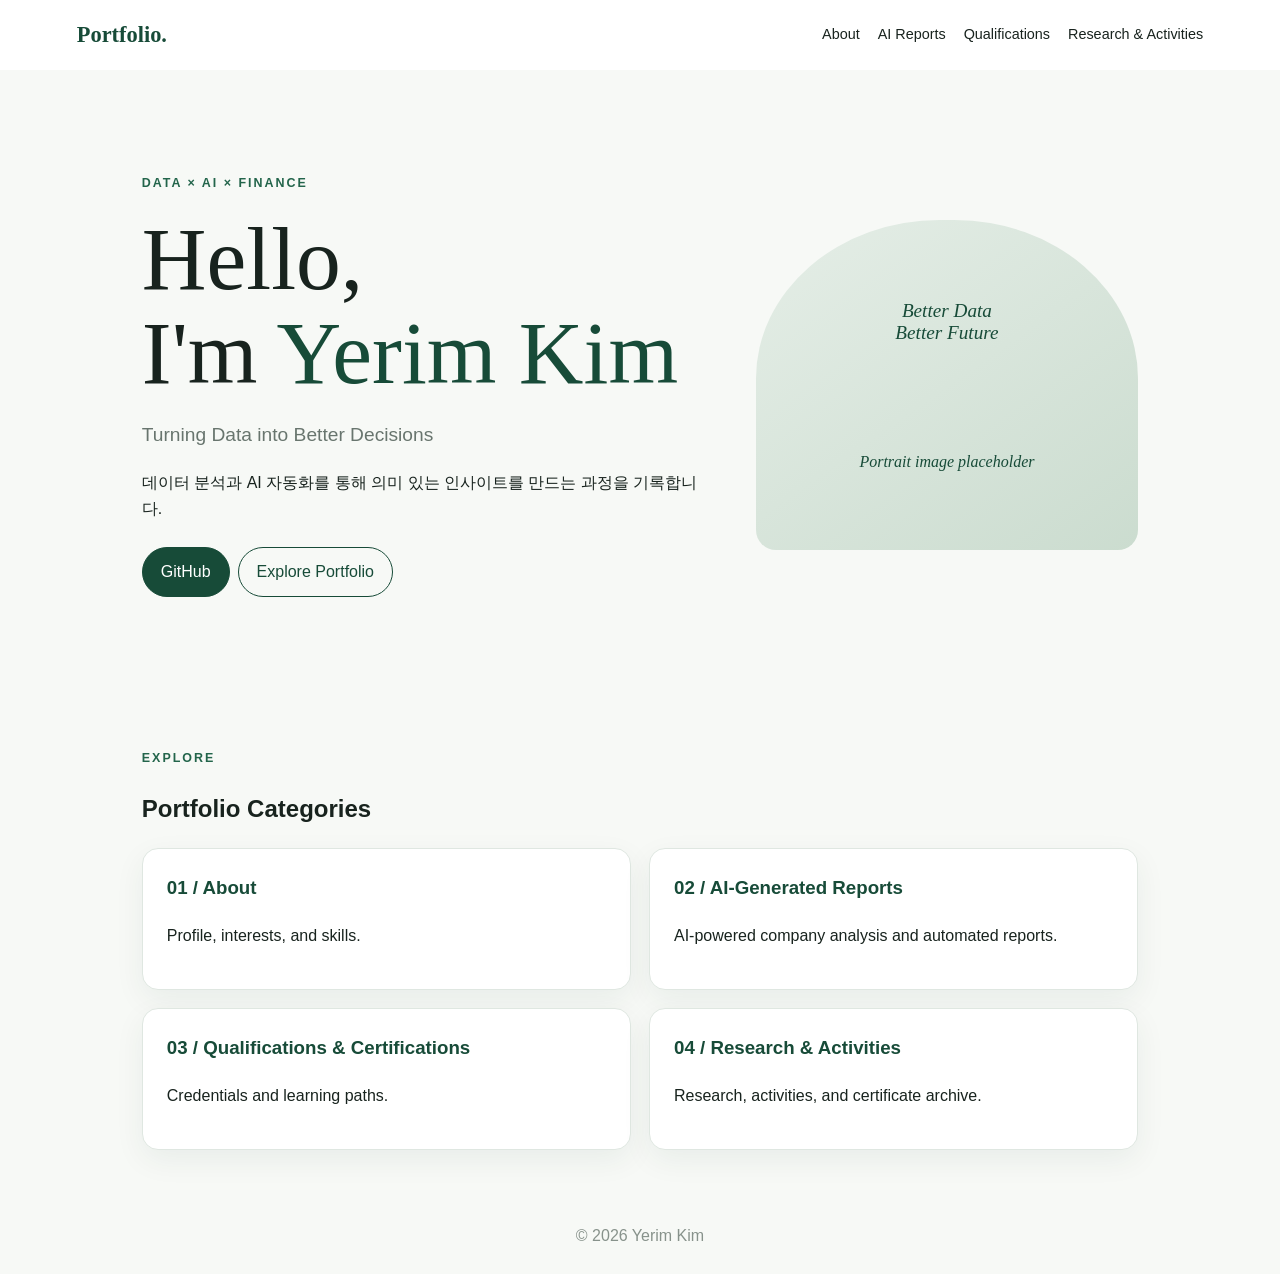
<file: index.html>
<!doctype html><html lang="ko"><head><meta charset="utf-8"><meta name="viewport" content="width=device-width,initial-scale=1"><title>Yerim Kim | Portfolio</title><link rel="stylesheet" href="styles.css"></head><body><header><a class="brand" href="index.html">Portfolio.</a><nav><a href="about/">About</a><a href="ai-reports/">AI Reports</a><a href="qualifications/">Qualifications</a><a href="research-activities/">Research & Activities</a></nav></header><main><section class="hero"><div><div class="eyebrow">DATA × AI × FINANCE</div><h1>Hello,<br>I'm <span>Yerim Kim</span></h1><p class="lead">Turning Data into Better Decisions</p><p>데이터 분석과 AI 자동화를 통해 의미 있는 인사이트를 만드는 과정을 기록합니다.</p><a class="btn primary" href="https://github.com/HSC-Class01">GitHub</a><a class="btn" href="about/">Explore Portfolio</a></div><div class="portrait">Better Data<br>Better Future<br><small>Portrait image placeholder</small></div></section><section class="section"><div class="eyebrow">EXPLORE</div><h2>Portfolio Categories</h2><div class="tiles"><a class="tile" href="about/"><h3>01 / About</h3><p>Profile, interests, and skills.</p></a><a class="tile" href="ai-reports/"><h3>02 / AI-Generated Reports</h3><p>AI-powered company analysis and automated reports.</p></a><a class="tile" href="qualifications/"><h3>03 / Qualifications & Certifications</h3><p>Credentials and learning paths.</p></a><a class="tile" href="research-activities/"><h3>04 / Research & Activities</h3><p>Research, activities, and certificate archive.</p></a></div></section></main><footer class="footer">© 2026 Yerim Kim</footer></body></html>
</file>
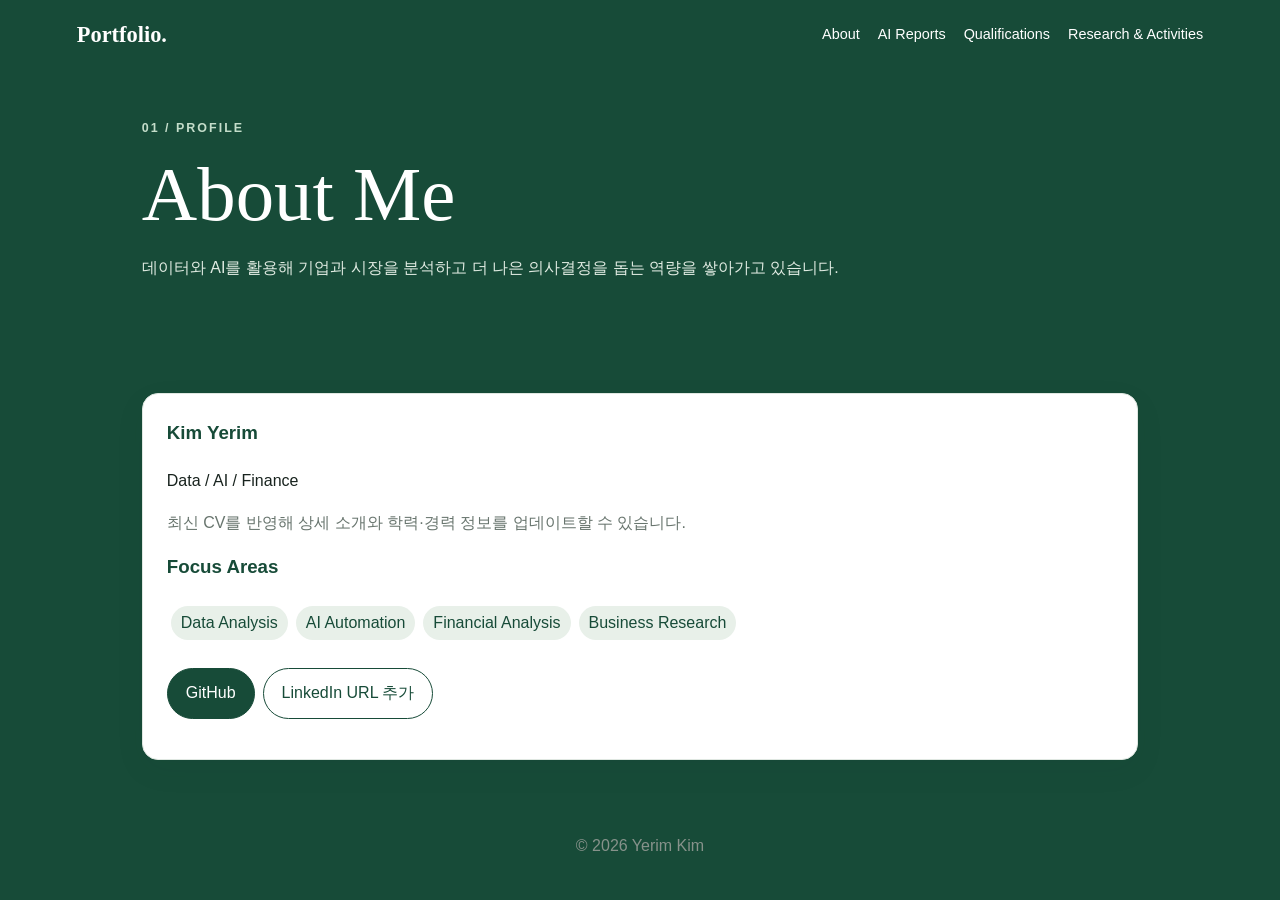
<file: about/index.html>
<!doctype html><html lang="ko"><head><meta charset="utf-8"><meta name="viewport" content="width=device-width,initial-scale=1"><title>About Me | Yerim Kim</title><link rel="stylesheet" href="../styles.css"></head><body class="sub"><header><a class="brand" href="../">Portfolio.</a><nav><a href="../about/">About</a><a href="../ai-reports/">AI Reports</a><a href="../qualifications/">Qualifications</a><a href="../research-activities/">Research & Activities</a></nav></header><section class="pagehero"><div class="eyebrow">01 / PROFILE</div><h1>About Me</h1><p>데이터와 AI를 활용해 기업과 시장을 분석하고 더 나은 의사결정을 돕는 역량을 쌓아가고 있습니다.</p></section><main class="content"><div class="panel"><h3>Kim Yerim</h3><p>Data / AI / Finance</p><p class="muted">최신 CV를 반영해 상세 소개와 학력·경력 정보를 업데이트할 수 있습니다.</p><h3>Focus Areas</h3><span class="tag">Data Analysis</span><span class="tag">AI Automation</span><span class="tag">Financial Analysis</span><span class="tag">Business Research</span><p><a class="btn primary" href="https://github.com/HSC-Class01">GitHub</a><a class="btn" href="#">LinkedIn URL 추가</a></p></div></main><footer class="footer">© 2026 Yerim Kim</footer></body></html>
</file>
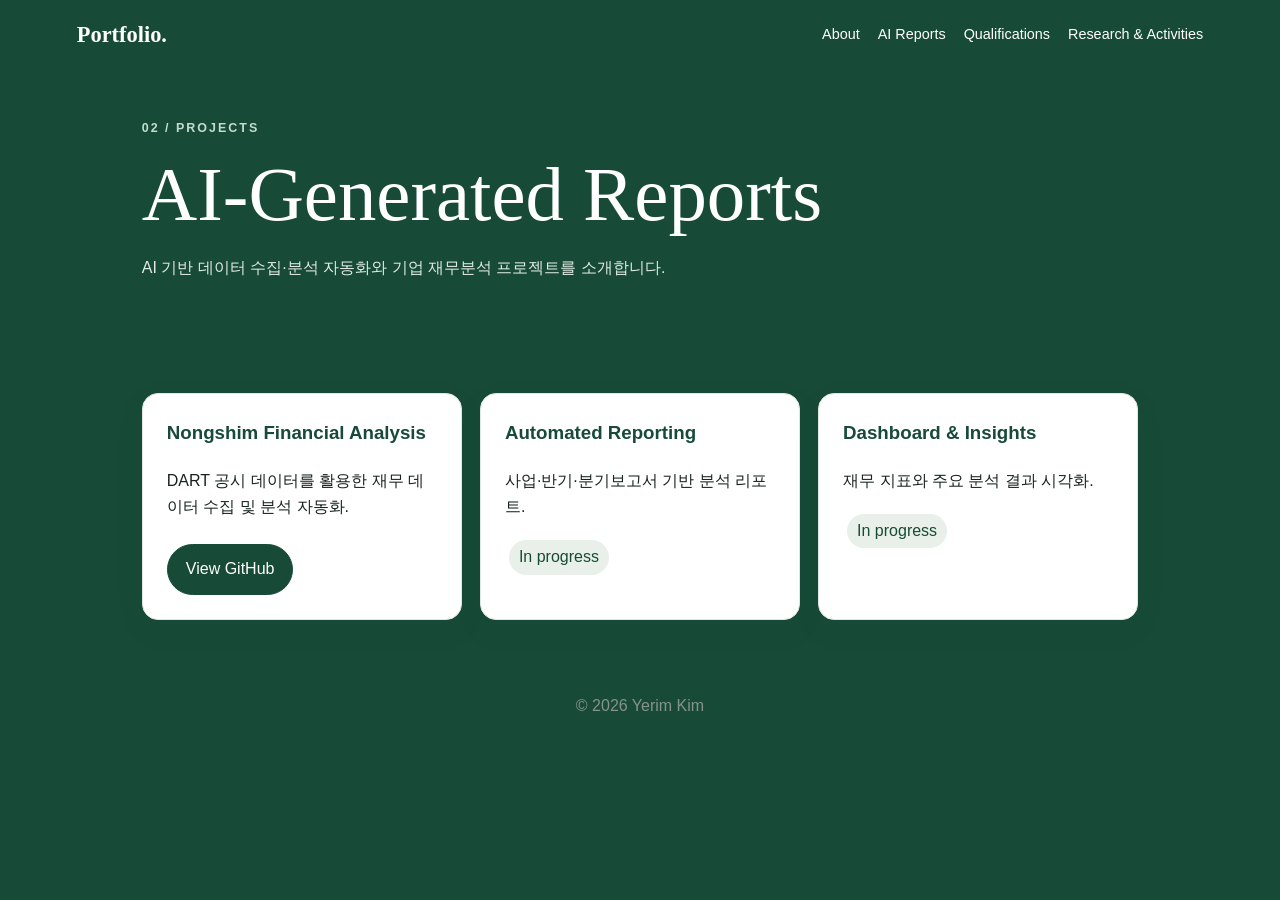
<file: ai-reports/index.html>
<!doctype html><html lang="ko"><head><meta charset="utf-8"><meta name="viewport" content="width=device-width,initial-scale=1"><title>AI-Generated Reports | Yerim Kim</title><link rel="stylesheet" href="../styles.css"></head><body class="sub"><header><a class="brand" href="../">Portfolio.</a><nav><a href="../about/">About</a><a href="../ai-reports/">AI Reports</a><a href="../qualifications/">Qualifications</a><a href="../research-activities/">Research & Activities</a></nav></header><section class="pagehero"><div class="eyebrow">02 / PROJECTS</div><h1>AI-Generated Reports</h1><p>AI 기반 데이터 수집·분석 자동화와 기업 재무분석 프로젝트를 소개합니다.</p></section><main class="content"><div class="grid"><div class="panel"><h3>Nongshim Financial Analysis</h3><p>DART 공시 데이터를 활용한 재무 데이터 수집 및 분석 자동화.</p><a class="btn primary" href="https://github.com/HSC-Class01/YR_nongshim">View GitHub</a></div><div class="panel"><h3>Automated Reporting</h3><p>사업·반기·분기보고서 기반 분석 리포트.</p><span class="tag">In progress</span></div><div class="panel"><h3>Dashboard & Insights</h3><p>재무 지표와 주요 분석 결과 시각화.</p><span class="tag">In progress</span></div></div></main><footer class="footer">© 2026 Yerim Kim</footer></body></html>
</file>
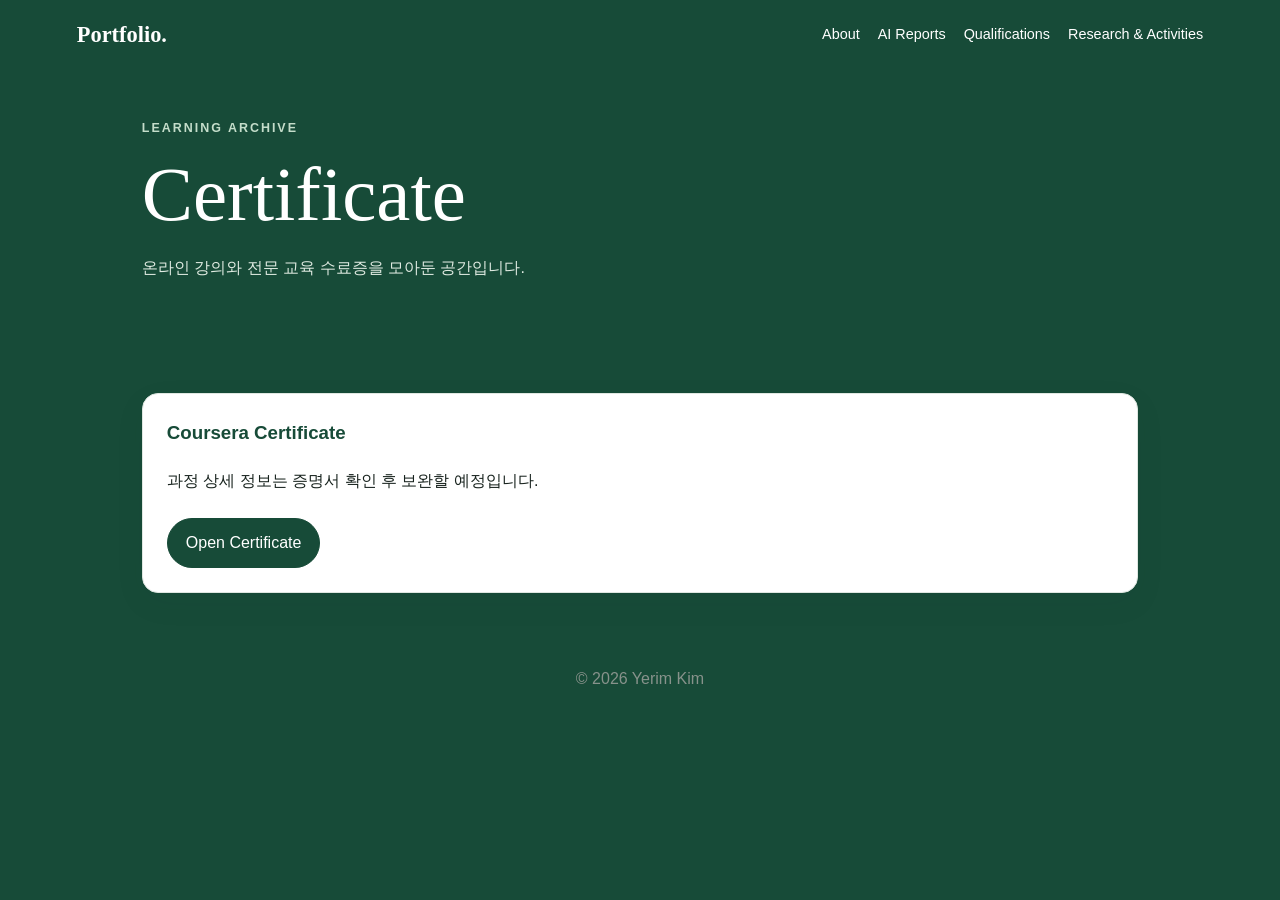
<file: certificate/index.html>
<!doctype html><html lang="ko"><head><meta charset="utf-8"><meta name="viewport" content="width=device-width,initial-scale=1"><title>Certificate | Yerim Kim</title><link rel="stylesheet" href="../styles.css"></head><body class="sub"><header><a class="brand" href="../">Portfolio.</a><nav><a href="../about/">About</a><a href="../ai-reports/">AI Reports</a><a href="../qualifications/">Qualifications</a><a href="../research-activities/">Research & Activities</a></nav></header><section class="pagehero"><div class="eyebrow">LEARNING ARCHIVE</div><h1>Certificate</h1><p>온라인 강의와 전문 교육 수료증을 모아둔 공간입니다.</p></section><main class="content"><div class="panel"><h3>Coursera Certificate</h3><p>과정 상세 정보는 증명서 확인 후 보완할 예정입니다.</p><a class="btn primary" href="https://coursera.org/share/aa3449c827743ece3365de8a1416c3d1" target="_blank" rel="noreferrer">Open Certificate</a></div></main><footer class="footer">© 2026 Yerim Kim</footer></body></html>
</file>
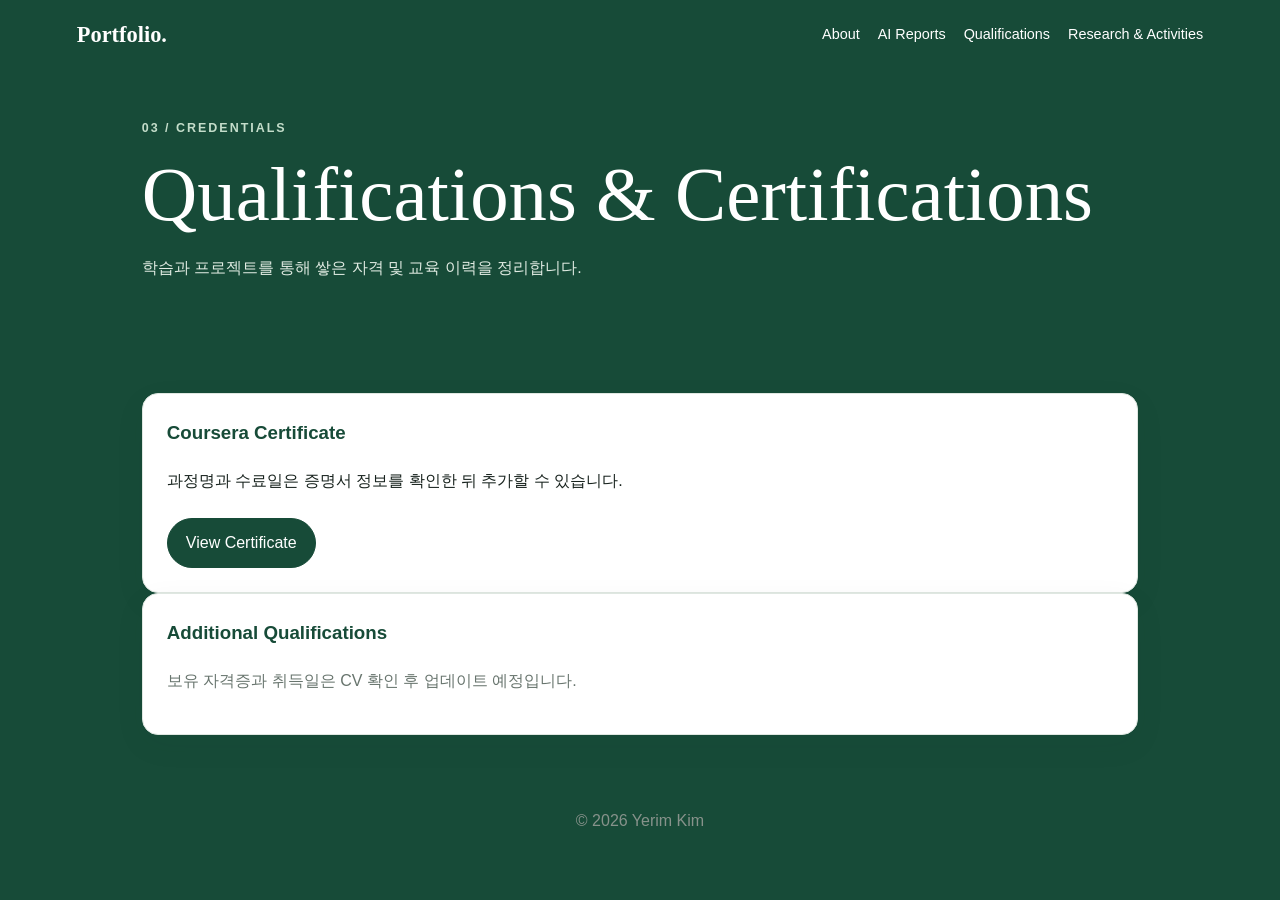
<file: qualifications/index.html>
<!doctype html><html lang="ko"><head><meta charset="utf-8"><meta name="viewport" content="width=device-width,initial-scale=1"><title>Qualifications & Certifications | Yerim Kim</title><link rel="stylesheet" href="../styles.css"></head><body class="sub"><header><a class="brand" href="../">Portfolio.</a><nav><a href="../about/">About</a><a href="../ai-reports/">AI Reports</a><a href="../qualifications/">Qualifications</a><a href="../research-activities/">Research & Activities</a></nav></header><section class="pagehero"><div class="eyebrow">03 / CREDENTIALS</div><h1>Qualifications & Certifications</h1><p>학습과 프로젝트를 통해 쌓은 자격 및 교육 이력을 정리합니다.</p></section><main class="content"><div class="panel"><h3>Coursera Certificate</h3><p>과정명과 수료일은 증명서 정보를 확인한 뒤 추가할 수 있습니다.</p><a class="btn primary" href="https://coursera.org/share/aa3449c827743ece3365de8a1416c3d1" target="_blank" rel="noreferrer">View Certificate</a></div><div class="panel"><h3>Additional Qualifications</h3><p class="muted">보유 자격증과 취득일은 CV 확인 후 업데이트 예정입니다.</p></div></main><footer class="footer">© 2026 Yerim Kim</footer></body></html>
</file>
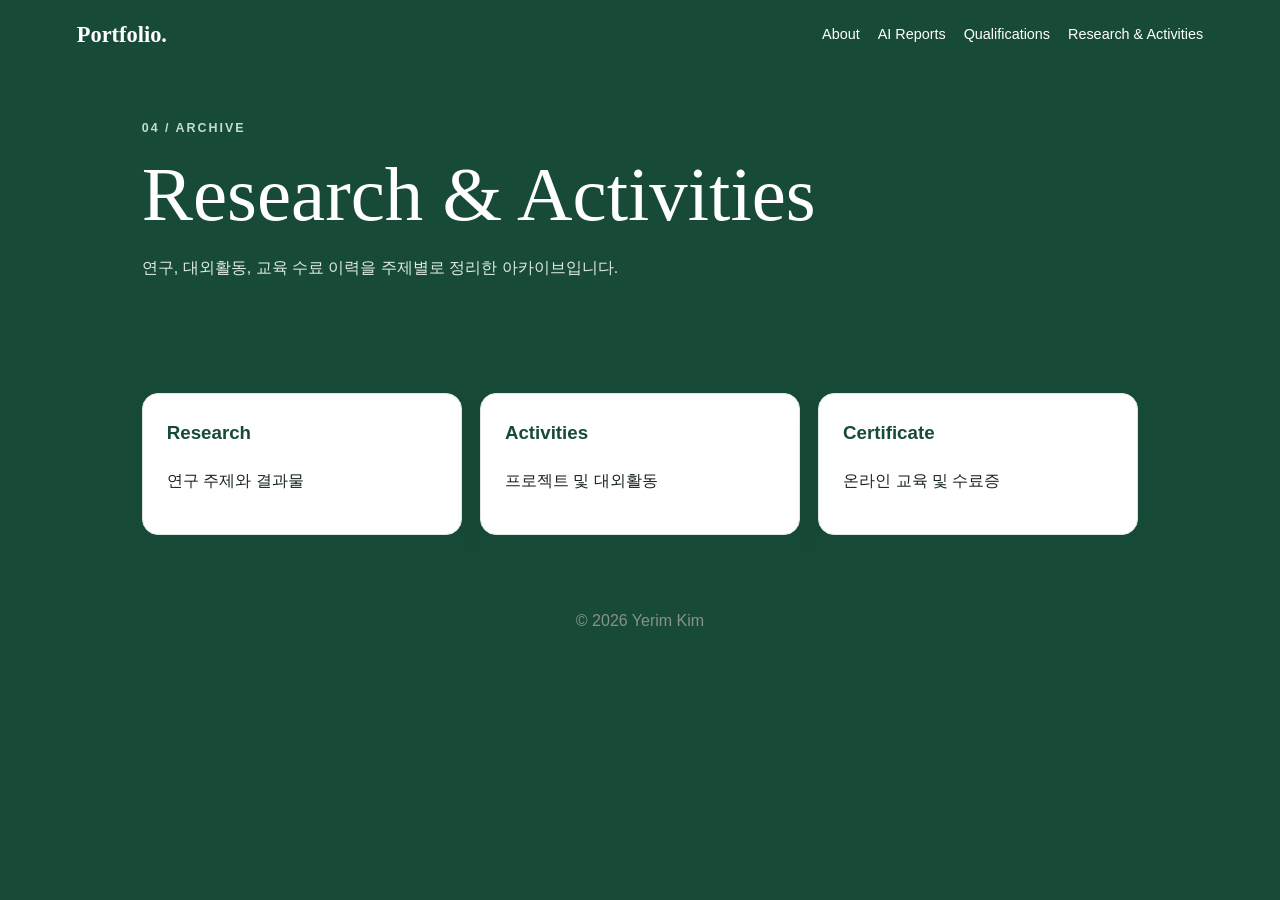
<file: research-activities/index.html>
<!doctype html><html lang="ko"><head><meta charset="utf-8"><meta name="viewport" content="width=device-width,initial-scale=1"><title>Research & Activities | Yerim Kim</title><link rel="stylesheet" href="../styles.css"></head><body class="sub"><header><a class="brand" href="../">Portfolio.</a><nav><a href="../about/">About</a><a href="../ai-reports/">AI Reports</a><a href="../qualifications/">Qualifications</a><a href="../research-activities/">Research & Activities</a></nav></header><section class="pagehero"><div class="eyebrow">04 / ARCHIVE</div><h1>Research & Activities</h1><p>연구, 대외활동, 교육 수료 이력을 주제별로 정리한 아카이브입니다.</p></section><main class="content"><div class="grid"><a class="panel" href="research/"><h3>Research</h3><p>연구 주제와 결과물</p></a><a class="panel" href="activities/"><h3>Activities</h3><p>프로젝트 및 대외활동</p></a><a class="panel" href="../certificate/"><h3>Certificate</h3><p>온라인 교육 및 수료증</p></a></div></main><footer class="footer">© 2026 Yerim Kim</footer></body></html>
</file>
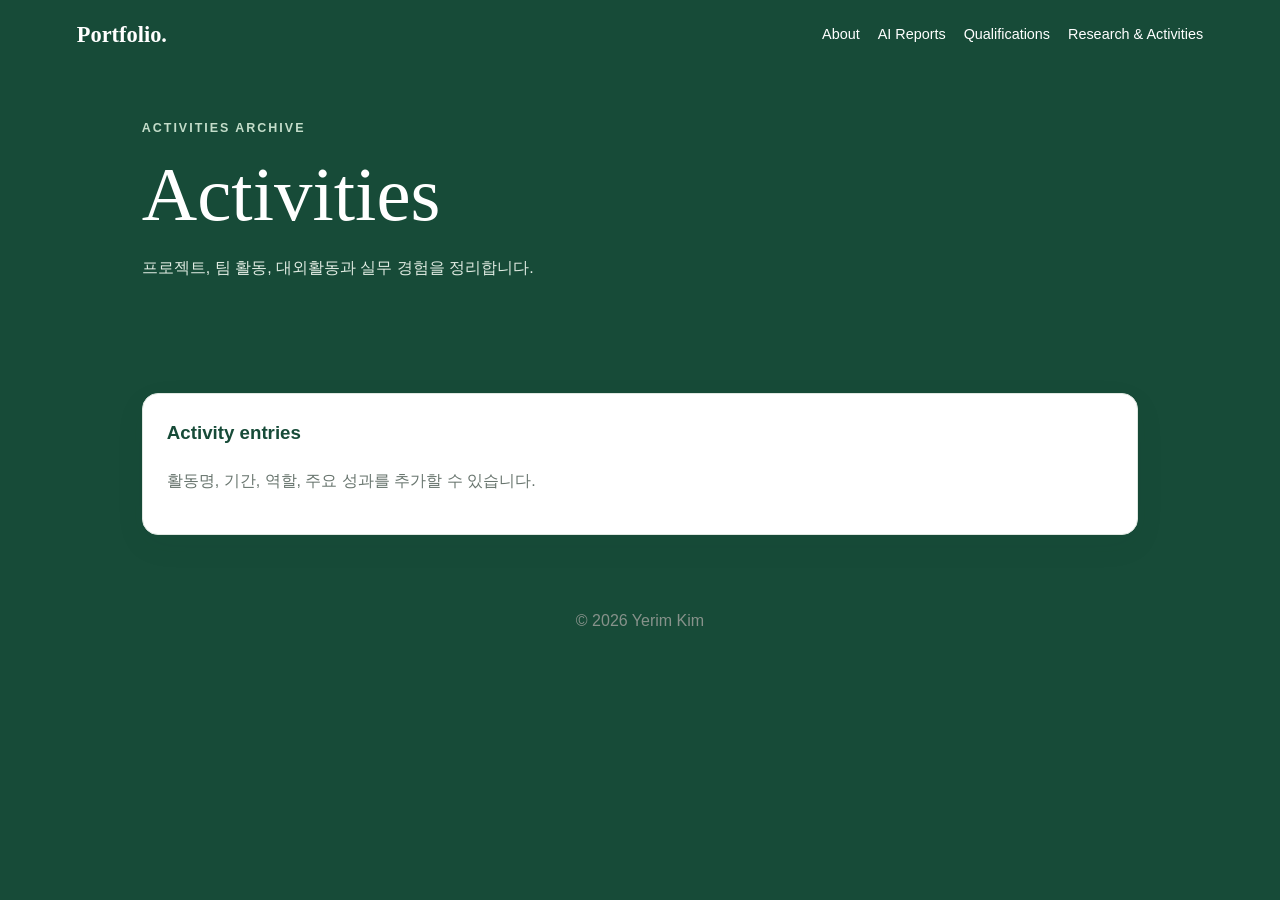
<file: research-activities/activities/index.html>
<!doctype html><html lang="ko"><head><meta charset="utf-8"><meta name="viewport" content="width=device-width,initial-scale=1"><title>Activities | Yerim Kim</title><link rel="stylesheet" href="../../styles.css"></head><body class="sub"><header><a class="brand" href="../../">Portfolio.</a><nav><a href="../../about/">About</a><a href="../../ai-reports/">AI Reports</a><a href="../../qualifications/">Qualifications</a><a href="../../research-activities/">Research & Activities</a></nav></header><section class="pagehero"><div class="eyebrow">ACTIVITIES ARCHIVE</div><h1>Activities</h1><p>프로젝트, 팀 활동, 대외활동과 실무 경험을 정리합니다.</p></section><main class="content"><div class="panel"><h3>Activity entries</h3><p class="muted">활동명, 기간, 역할, 주요 성과를 추가할 수 있습니다.</p></div></main><footer class="footer">© 2026 Yerim Kim</footer></body></html>
</file>
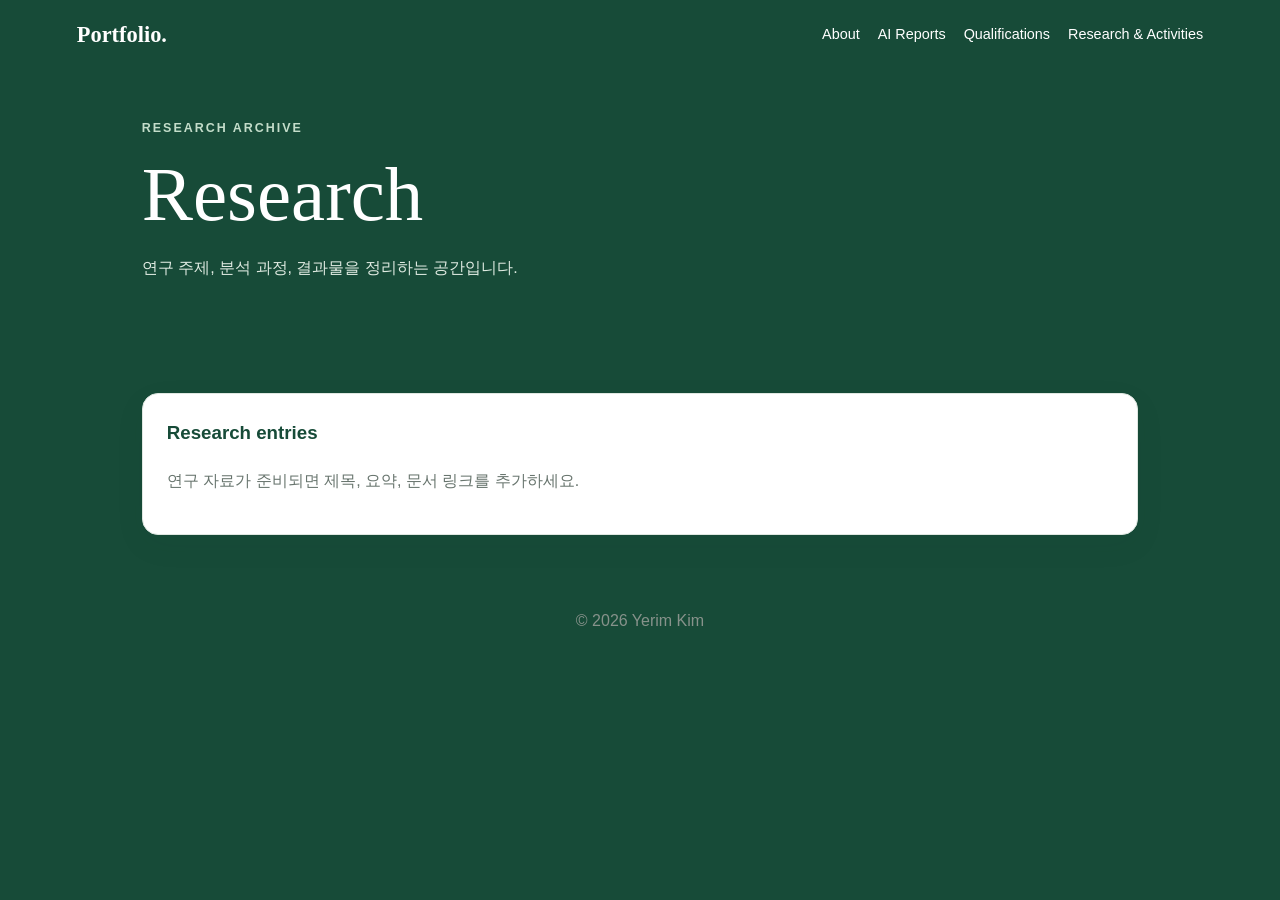
<file: research-activities/research/index.html>
<!doctype html><html lang="ko"><head><meta charset="utf-8"><meta name="viewport" content="width=device-width,initial-scale=1"><title>Research | Yerim Kim</title><link rel="stylesheet" href="../../styles.css"></head><body class="sub"><header><a class="brand" href="../../">Portfolio.</a><nav><a href="../../about/">About</a><a href="../../ai-reports/">AI Reports</a><a href="../../qualifications/">Qualifications</a><a href="../../research-activities/">Research & Activities</a></nav></header><section class="pagehero"><div class="eyebrow">RESEARCH ARCHIVE</div><h1>Research</h1><p>연구 주제, 분석 과정, 결과물을 정리하는 공간입니다.</p></section><main class="content"><div class="panel"><h3>Research entries</h3><p class="muted">연구 자료가 준비되면 제목, 요약, 문서 링크를 추가하세요.</p></div></main><footer class="footer">© 2026 Yerim Kim</footer></body></html>
</file>
<file: styles.css>
:root{--g:#174b38;--g2:#23654b;--ink:#18231e;--muted:#68756e;--paper:#f7f9f6;--line:#dfe7e1}
*{box-sizing:border-box}body{margin:0;font-family:Arial,'Noto Sans KR',sans-serif;color:var(--ink);background:var(--paper);line-height:1.65}a{color:inherit;text-decoration:none}
header{display:flex;justify-content:space-between;align-items:center;gap:20px;padding:22px 6vw;background:#fff}.brand{font: bold 1.4rem Georgia;color:var(--g)}nav{display:flex;gap:18px;flex-wrap:wrap;font-size:.9rem}
.hero{max-width:1150px;margin:auto;padding:100px 6vw;display:grid;grid-template-columns:1.2fr .8fr;gap:40px;align-items:center;min-height:70vh}.eyebrow{color:var(--g2);letter-spacing:.16em;font-size:.78rem;font-weight:bold}.hero h1{font:clamp(3rem,7vw,6rem)/1.05 Georgia;margin:18px 0}.hero h1 span{color:var(--g)}.lead{font-size:1.2rem;color:var(--muted)}.portrait{background:linear-gradient(145deg,#e5eee7,#cbdccf);border-radius:48% 48% 20px 20px;min-height:330px;display:grid;place-items:center;text-align:center;color:var(--g);font:italic 1.2rem Georgia;padding:25px}
.btn{display:inline-block;padding:11px 18px;border:1px solid var(--g);border-radius:30px;color:var(--g);margin:8px 8px 0 0}.primary{background:var(--g);color:white}
.section,.content,.pagehero{max-width:1150px;margin:auto;padding:48px 6vw}.tiles,.grid{display:grid;grid-template-columns:repeat(2,1fr);gap:18px}.grid{grid-template-columns:repeat(3,1fr)}.tile,.panel{background:white;border:1px solid var(--line);border-radius:16px;padding:24px;box-shadow:0 10px 30px #173b2910}.tile h3,.panel h3{color:var(--g);margin-top:0}.muted{color:var(--muted)}
.sub{background:var(--g);color:white;min-height:100vh}.sub header{background:transparent}.sub header,.sub nav,.sub .brand{color:white}.pagehero .eyebrow{color:#c4ddca}.pagehero h1{font:clamp(2.8rem,6vw,5rem) Georgia;margin:12px 0}.pagehero p{color:#e0ebe2}.sub .panel{color:var(--ink)}.tag{display:inline-block;background:#e8f0e9;color:var(--g);padding:4px 10px;border-radius:20px;margin:4px}.footer{text-align:center;padding:25px;color:#87928b}
@media(max-width:760px){header{align-items:flex-start;flex-direction:column}.hero{grid-template-columns:1fr;padding-top:60px}.tiles,.grid{grid-template-columns:1fr}.portrait{min-height:230px}}
</file>
